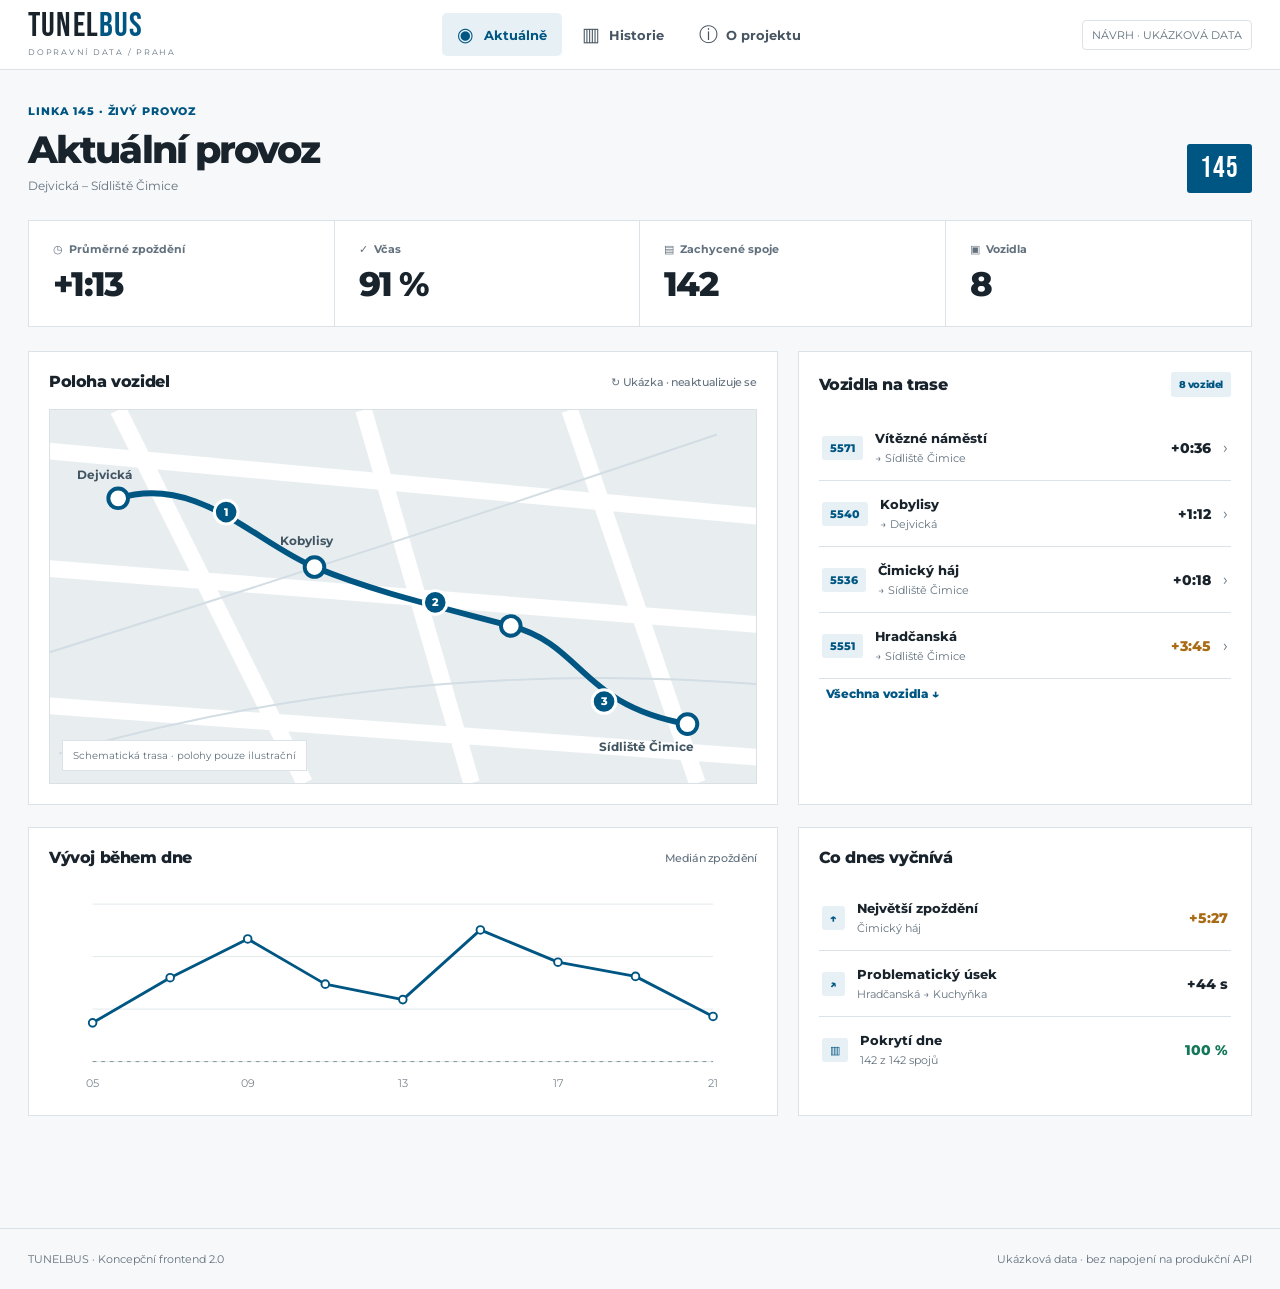
<file: design-preview/index.html>
<!doctype html>
<html lang="cs"><head><meta charset="utf-8"><meta name="viewport" content="width=device-width,initial-scale=1"><meta name="theme-color" content="#005682"><title>Tunelbus — návrh 2.0</title>
<link rel="preconnect" href="https://fonts.googleapis.com"><link rel="preconnect" href="https://fonts.gstatic.com" crossorigin>
<link href="https://fonts.googleapis.com/css2?family=Bebas+Neue&family=Montserrat:wght@400;500;600;700;800&display=swap" rel="stylesheet">
<style>
:root{--blue:#005682;--blue-light:#e6f0f5;--ink:#19232c;--muted:#62717d;--line:#dce3e8;--bg:#f6f8fa;--surface:#fff;--green:#147758;--amber:#a96b15;--red:#bf3434;font-family:Montserrat,Arial,sans-serif;color:var(--ink);background:var(--bg);font-synthesis:none}*{box-sizing:border-box}body{margin:0}button,input,select{font:inherit}button{cursor:pointer}a{color:inherit;text-decoration:none}button:focus-visible,a:focus-visible,input:focus-visible,select:focus-visible{outline:3px solid #5da3c5;outline-offset:3px}
header{height:70px;border-bottom:1px solid var(--line);background:white;position:sticky;top:0;z-index:20}.header-inner{height:100%;max-width:1350px;padding:0 28px;margin:auto;display:flex;align-items:center;justify-content:space-between;gap:24px}.logo{font:34px/.8 'Bebas Neue',Impact,sans-serif;letter-spacing:.035em;white-space:nowrap}.logo b{color:var(--blue);font-weight:normal}.logo small{display:block;color:#62717d;font:8px Montserrat,sans-serif;letter-spacing:.22em;margin-top:7px}.topnav{display:flex;gap:5px;align-items:center}.nav-link{display:inline-flex;align-items:center;gap:9px;padding:12px 15px;border-radius:5px;color:#465561;font-size:13px;font-weight:700}.nav-link.active{background:var(--blue-light);color:var(--blue)}.ico{display:inline-block;width:18px;text-align:center;font:19px Arial;line-height:1}.prototype{font-size:11px;color:#62717d;border:1px solid var(--line);border-radius:4px;padding:7px 9px}
main{max-width:1350px;margin:auto;padding:34px 28px 90px}.page{display:none}.page.active{display:block}.pagehead{display:flex;justify-content:space-between;align-items:flex-end;gap:20px;margin-bottom:27px}.pagehead h1{font-size:clamp(27px,3vw,38px);font-weight:800;letter-spacing:-.05em;margin:0 0 5px}.eyebrow{font-size:11px;font-weight:800;letter-spacing:.08em;color:var(--blue);text-transform:uppercase;margin:0 0 8px}.subtle{font-size:12px;color:var(--muted);margin:0}.route{font:29px 'Bebas Neue',sans-serif;color:white;background:var(--blue);border-radius:3px;padding:7px 13px;letter-spacing:.04em}
.kpis{display:grid;grid-template-columns:repeat(4,1fr);background:white;border:1px solid var(--line);margin-bottom:24px}.kpi{padding:21px 24px;border-right:1px solid var(--line);min-width:0}.kpi:last-child{border:0}.kpi-label{font-size:11px;color:var(--muted);font-weight:700;display:flex;align-items:center;gap:7px}.kpi-val{font-size:clamp(22px,2.9vw,34px);font-weight:800;letter-spacing:-.05em;margin-top:7px}.grid-two{display:grid;grid-template-columns:minmax(0,1.65fr) minmax(270px,1fr);gap:20px;margin-bottom:22px}.panel{background:var(--surface);border:1px solid var(--line);padding:20px;min-width:0}.panel-title{font-size:16px;font-weight:800;letter-spacing:-.025em;margin:0 0 18px;display:flex;justify-content:space-between;align-items:center;gap:12px}.tiny{font-size:11px;color:var(--muted);font-weight:500}.map{height:375px;background-color:#e8edf0;position:relative;overflow:hidden;border:1px solid #dae1e5}.map svg{width:100%;height:100%}.map-legend{position:absolute;bottom:12px;left:12px;font-size:10px;background:white;padding:8px 10px;border:1px solid var(--line);color:var(--muted)}.list{display:flex;flex-direction:column;gap:0}.vehicle,.triprow,.dayrow{width:100%;background:white;border:0;border-bottom:1px solid var(--line);display:flex;align-items:center;gap:12px;text-align:left;padding:15px 3px;color:var(--ink)}.vehicle:hover,.triprow:hover,.dayrow:hover{background:#f5f9fb}.vehicle:last-child,.triprow:last-child,.dayrow:last-child{border:0}.tag{background:var(--blue-light);color:var(--blue);padding:5px 8px;border-radius:3px;font-size:11px;font-weight:800}.grow{flex:1;min-width:0}.primaryline{font-size:13px;font-weight:750;white-space:nowrap;overflow:hidden;text-overflow:ellipsis}.secondaryline{font-size:11px;color:var(--muted);margin-top:5px}.delay{font-size:14px;font-weight:800;white-space:nowrap}.delay.red{color:var(--red)}.delay.amber{color:var(--amber)}.delay.green{color:var(--green)}.btn{border:1px solid var(--line);background:#fff;color:var(--ink);padding:9px 12px;border-radius:4px;font-size:12px;font-weight:700}.btn:hover{border-color:var(--blue);color:var(--blue)}.btn.selected{background:var(--blue);color:#fff;border-color:var(--blue)}.filters{display:flex;align-items:center;flex-wrap:wrap;gap:7px;margin-bottom:20px}.filters .push{margin-left:auto}select,input{border:1px solid var(--line);padding:10px 11px;border-radius:4px;background:#fff;color:var(--ink);font-size:12px;max-width:100%}.chart{width:100%;height:210px;display:block}.axis{font:11px Montserrat,Arial;fill:#7b8790}.chart .line{fill:none;stroke:var(--blue);stroke-width:3;stroke-linejoin:round;stroke-linecap:round}.chart .grid{stroke:#e2e8ec;stroke-width:1}.chart circle{fill:white;stroke:var(--blue);stroke-width:2}.stack{display:grid;grid-template-columns:repeat(2,1fr);gap:20px;margin-bottom:22px}.table-wrap{overflow:auto}.tb{border-collapse:collapse;width:100%;font-size:12px;text-align:left}.tb th{font-size:10px;text-transform:uppercase;letter-spacing:.045em;color:#667581;background:#f8fafb}.tb th,.tb td{border-bottom:1px solid var(--line);padding:12px 10px}.tb tr:last-child td{border-bottom:0}.tb tbody tr:hover{background:#f8fafb}.headingrow{display:flex;align-items:center;justify-content:space-between;margin:30px 0 15px;gap:10px}.headingrow h2{font-size:19px;margin:0;letter-spacing:-.035em}.link{border:0;background:transparent;font-weight:800;color:var(--blue);font-size:12px;padding:7px}.pill{font-size:10px;color:var(--blue);background:var(--blue-light);padding:6px 8px;border-radius:3px}.notice{padding:11px 14px;border-left:3px solid var(--amber);background:#fcf5e9;font-size:11px;color:#75531e;line-height:1.6}.stoprow{display:grid;grid-template-columns:9px minmax(0,1fr) 65px 80px;align-items:center;gap:13px;padding:11px 0;border-bottom:1px solid var(--line);font-size:12px}.stopdot{width:9px;height:9px;border:2px solid var(--blue);border-radius:50%}.stoprow:last-child{border:0}.stopname{font-weight:700}.muted{color:var(--muted)}.footer{display:flex;justify-content:space-between;gap:12px;max-width:1350px;padding:23px 28px;margin:auto;border-top:1px solid var(--line);color:var(--muted);font-size:11px}.about-grid{display:grid;grid-template-columns:repeat(2,1fr);gap:16px}.about-item{padding:24px;background:white;border:1px solid var(--line)}.about-item h2{font-size:16px;margin:0 0 10px}.about-item p{font-size:12px;line-height:1.75;color:var(--muted);margin:0}.bottomnav{display:none}.note{font-size:11px;color:var(--muted);margin:9px 0 0}.separator{height:1px;background:var(--line);margin:8px 0}.empty{font-size:12px;color:var(--muted);padding:15px 0}
@media(max-width:1100px){.header-inner{padding:0 22px}main{padding:26px 22px 90px}.grid-two{grid-template-columns:1fr}.map{height:330px}.kpi{padding:17px}.stack{grid-template-columns:1fr}}
@media(max-width:767px){header{height:60px}.header-inner{padding:0 16px}.logo{font-size:30px}.topnav{display:none}.prototype{font-size:9px}.bottomnav{position:fixed;bottom:0;left:0;right:0;background:#fff;border-top:1px solid var(--line);display:flex;justify-content:space-around;z-index:30;padding:7px 4px max(8px,env(safe-area-inset-bottom))}.bottomnav .nav-link{display:flex;flex-direction:column;align-items:center;gap:3px;padding:7px 14px;font-size:10px}.bottomnav .ico{font-size:20px}main{padding:22px 14px 105px}.pagehead{margin-bottom:20px}.pagehead h1{font-size:26px}.route{font-size:24px}.kpis{grid-template-columns:repeat(2,1fr);margin-bottom:15px}.kpi{padding:15px}.kpi:nth-child(2){border-right:0}.kpi:nth-child(-n+2){border-bottom:1px solid var(--line)}.kpi-val{font-size:25px}.panel{padding:14px}.panel-title{font-size:15px}.map{height:290px}.grid-two{gap:14px}.chart{height:180px}.about-grid{grid-template-columns:1fr}.filters{gap:6px}.filters .push{margin-left:0}.btn{padding:9px}.stoprow{grid-template-columns:9px minmax(0,1fr) 47px 56px;gap:7px;font-size:11px}.footer{padding:20px 14px 90px}.hide-mobile{display:none}.tb{font-size:11px}.tb th,.tb td{padding:12px 7px}}
@media(prefers-reduced-motion:reduce){*{scroll-behavior:auto!important;transition:none!important}}
</style></head>
<body>
<header><div class="header-inner"><a class="logo" href="#live">TUNEL<b>BUS</b><small>DOPRAVNÍ DATA / PRAHA</small></a><nav class="topnav" aria-label="Hlavní navigace"><a href="#live" class="nav-link" data-nav="live"><span class="ico">◉</span> Aktuálně</a><a href="#history" class="nav-link" data-nav="history"><span class="ico">▥</span> Historie</a><a href="#about" class="nav-link" data-nav="about"><span class="ico">ⓘ</span> O projektu</a></nav><span class="prototype">NÁVRH · UKÁZKOVÁ DATA</span></div></header>
<main>
<section id="live" class="page"><div class="pagehead"><div><p class="eyebrow">Linka 145 · Živý provoz</p><h1>Aktuální provoz</h1><p class="subtle">Dejvická – Sídliště Čimice</p></div><span class="route">145</span></div>
<div class="kpis"><div class="kpi"><div class="kpi-label">◷ &nbsp;Průměrné zpoždění</div><div class="kpi-val">+1:13</div></div><div class="kpi"><div class="kpi-label">✓ &nbsp;Včas</div><div class="kpi-val">91 %</div></div><div class="kpi"><div class="kpi-label">▤ &nbsp;Zachycené spoje</div><div class="kpi-val">142</div></div><div class="kpi"><div class="kpi-label">▣ &nbsp;Vozidla</div><div class="kpi-val">8</div></div></div>
<div class="grid-two"><article class="panel"><h2 class="panel-title">Poloha vozidel <span class="tiny">↻ Ukázka · neaktualizuje se</span></h2><div class="map"><svg viewBox="0 0 760 380" preserveAspectRatio="xMidYMid slice" aria-label="Schematická mapa trasy"><rect width="760" height="380" fill="#e8edf0"/><g stroke="white" fill="none" stroke-width="17"><path d="M0 40L760 110M0 160L760 220M0 300L760 355M90 0L280 380M340 0L450 380M550 0L680 380"/></g><g stroke="#d3dde4" fill="none" stroke-width="2"><path d="M10 250 Q360 140 700 25M30 350 Q380 250 750 280"/></g><path d="M90 90 C170 65 230 135 290 160 S415 200 490 220 S560 300 670 320" fill="none" stroke="#005682" stroke-width="6" stroke-linecap="round"/><g fill="white" stroke="#005682" stroke-width="4"><circle cx="90" cy="90" r="10"/><circle cx="290" cy="160" r="10"/><circle cx="490" cy="220" r="10"/><circle cx="670" cy="320" r="10"/></g><g font-family="Montserrat,Arial" font-size="12" font-weight="700" fill="#405461"><text x="48" y="70">Dejvická</text><text x="255" y="138">Kobylisy</text><text x="580" y="347">Sídliště Čimice</text></g><g fill="#005682" stroke="white" stroke-width="3"><circle cx="200" cy="104" r="12"/><circle cx="413" cy="196" r="12"/><circle cx="585" cy="297" r="12"/></g><g fill="white" font-family="Montserrat" font-size="11" font-weight="800" text-anchor="middle"><text x="200" y="108">1</text><text x="413" y="200">2</text><text x="585" y="301">3</text></g></svg><span class="map-legend">Schematická trasa · polohy pouze ilustrační</span></div></article>
<article class="panel"><h2 class="panel-title">Vozidla na trase <span class="pill">8 vozidel</span></h2><div class="list" id="vehicles"></div><button class="link" onclick="document.getElementById('vehicles').classList.toggle('all');this.textContent=this.textContent.includes('Všech')?'Zobrazit méně':'Všechna vozidla ↓'">Všechna vozidla ↓</button></article></div>
<div class="grid-two"><article class="panel"><h2 class="panel-title">Vývoj během dne <span class="tiny">Medián zpoždění</span></h2><div id="live-chart"></div></article><article class="panel"><h2 class="panel-title">Co dnes vyčnívá</h2><div class="list"><div class="vehicle"><span class="tag">↑</span><div class="grow"><div class="primaryline">Největší zpoždění</div><div class="secondaryline">Čimický háj</div></div><b class="delay amber">+5:27</b></div><div class="vehicle"><span class="tag">↗</span><div class="grow"><div class="primaryline">Problematický úsek</div><div class="secondaryline">Hradčanská → Kuchyňka</div></div><b class="delay">+44 s</b></div><div class="vehicle"><span class="tag">▥</span><div class="grow"><div class="primaryline">Pokrytí dne</div><div class="secondaryline">142 z 142 spojů</div></div><b class="delay green">100 %</b></div></div></article></div>
</section>
<section id="history" class="page"><div class="pagehead"><div><p class="eyebrow">Dlouhodobá analytika</p><h1>Historie</h1></div></div><div class="filters"><button class="btn period" data-period="7">7 dní</button><button class="btn period selected" data-period="30">30 dní</button><button class="btn period" data-period="90">90 dní</button><select id="daytype" aria-label="Typ dne"><option>Všechny dny</option><option>Pracovní dny</option><option>Víkendy</option></select><select aria-label="Směr"><option>Oba směry</option><option>Směr Dejvická</option><option>Směr Čimice</option></select></div>
<div class="kpis"><div class="kpi"><div class="kpi-label">Průměr</div><div class="kpi-val">+1:13</div></div><div class="kpi"><div class="kpi-label">Medián</div><div class="kpi-val">+0:58</div></div><div class="kpi"><div class="kpi-label">P90</div><div class="kpi-val">+3:12</div></div><div class="kpi"><div class="kpi-label">Včasnost</div><div class="kpi-val">88 %</div></div></div>
<div class="stack"><article class="panel"><h2 class="panel-title">Vývoj po dnech</h2><div id="history-chart"></div></article><article class="panel"><h2 class="panel-title">Průběh podle hodiny</h2><div id="hour-chart"></div></article></div>
<article class="panel"><h2 class="panel-title">Jednotlivé dny <span class="tiny">Otevřít detail →</span></h2><div id="days"></div></article>
</section>
<section id="day" class="page"><div class="pagehead"><div><p class="eyebrow"><a href="#history">← Historie</a> · Sobota</p><h1>7. listopadu 2026</h1></div><button class="btn" id="export-btn">↓ Export dat</button></div>
<div class="kpis"><div class="kpi"><div class="kpi-label">Průměr</div><div class="kpi-val">+1:13</div></div><div class="kpi"><div class="kpi-label">Medián</div><div class="kpi-val">+0:50</div></div><div class="kpi"><div class="kpi-label">P90</div><div class="kpi-val">+2:42</div></div><div class="kpi"><div class="kpi-label">Pokrytí</div><div class="kpi-val">100 %</div></div></div>
<div class="stack"><article class="panel"><h2 class="panel-title">Zpoždění podle hodiny</h2><div id="day-chart"></div></article><article class="panel"><h2 class="panel-title">Problematické úseky</h2><div class="list"><div class="vehicle"><div class="grow"><div class="primaryline">Dejvická → Vítězné náměstí</div><div class="secondaryline">68 měřených průjezdů</div></div><b class="delay">+74 s</b></div><div class="vehicle"><div class="grow"><div class="primaryline">Hradčanská → Kuchyňka</div><div class="secondaryline">68 měřených průjezdů</div></div><b class="delay">+44 s</b></div><div class="vehicle"><div class="grow"><div class="primaryline">Okrouhlická → Kobylisy</div><div class="secondaryline">68 měřených průjezdů</div></div><b class="delay">+30 s</b></div></div></article></div>
<article class="panel"><h2 class="panel-title">Spoje <span class="tiny">Ukázkové řádky</span></h2><div class="filters"><input id="trip-filter" placeholder="⌕ Čas, směr nebo vůz" aria-label="Filtrovat spoje"><select aria-label="Řazení"><option>Podle odjezdu</option><option>Podle zpoždění</option></select></div><div id="trips"></div></article>
</section>
<section id="trip" class="page"><div class="pagehead"><div><p class="eyebrow"><a href="#day">← 7. 11. 2026</a> · Vůz #5571</p><h1>07:50 → Sídliště Čimice</h1></div><span class="route">145</span></div>
<div class="kpis"><div class="kpi"><div class="kpi-label">Typické zpoždění</div><div class="kpi-val">+0:41</div></div><div class="kpi"><div class="kpi-label">Maximum po odjezdu</div><div class="kpi-val">+1:41</div></div><div class="kpi"><div class="kpi-label">Poslední měření</div><div class="kpi-val">−0:07</div></div><div class="kpi"><div class="kpi-label">Zachycené zastávky</div><div class="kpi-val">16/17</div></div></div>
<div class="grid-two"><article class="panel"><h2 class="panel-title">Průběh zpoždění</h2><div id="trip-chart"></div><p class="notice">Dejvická: vozidlo bylo zachyceno při čekání před odjezdem. Hodnota −19:57 není potvrzeným předjetím; původní záznam zůstává dostupný.</p><button class="btn" id="raw-toggle" aria-expanded="false">▤ Zobrazit raw pozorování</button><div id="raw-info" hidden><div class="separator"></div><p class="note">07:31:24 — delay_actual −19:25 · last_stop_departure −19:57</p><p class="note">07:49:52 — delay_actual 0:00 · last_stop_departure −19:57</p><p class="note">07:50:52 — delay_actual +0:18 · last_stop_departure −19:57</p><p class="note">07:51:53 — delay_actual +0:43 · last_stop_departure +0:36</p><p class="note">V produkčním detailu bude úplný seznam všech raw pozorování.</p></div></article>
<article class="panel"><h2 class="panel-title">Zastávky <span class="tiny">Plán · zpoždění</span></h2><div id="stops"></div></article></div>
</section>
<section id="about" class="page"><div class="pagehead"><div><p class="eyebrow">Metodika a transparentnost</p><h1>O projektu</h1></div></div><div class="about-grid"><div class="about-item"><h2>▣ Co je Tunelbus</h2><p>Nezávislý datový projekt sledující provoz linky 145 mezi Dejvickou a Sídlištěm Čimice.</p></div><div class="about-item"><h2>▥ Zdroje dat</h2><p>Jízdní řády PID GTFS a průběžná realtime pozorování Golemio. Původní měření jsou archivována.</p></div><div class="about-item"><h2>◷ Metodika</h2><p>Včas: zpoždění menší než 180 sekund. Souhrny používají reprezentativní hodnoty spojů. Neúplná a sporná měření musí být zřetelně označena.</p></div><div class="about-item"><h2>✉ Kontakt</h2><p>Projekt provozuje Anlex.<br><a href="mailto:mail@anlex.cz" style="color:#005682;font-weight:700">mail@anlex.cz</a></p></div></div></section>
</main>
<footer class="footer"><span>TUNELBUS · Koncepční frontend 2.0</span><span>Ukázková data · bez napojení na produkční API</span></footer>
<nav class="bottomnav" aria-label="Mobilní navigace"><a href="#live" class="nav-link" data-nav="live"><span class="ico">◉</span>Aktuálně</a><a href="#history" class="nav-link" data-nav="history"><span class="ico">▥</span>Historie</a><a href="#about" class="nav-link" data-nav="about"><span class="ico">ⓘ</span>Info</a></nav>
<script>
const vehicles=[['5571','Vítězné náměstí','Sídliště Čimice','+0:36'],['5540','Kobylisy','Dejvická','+1:12'],['5536','Čimický háj','Sídliště Čimice','+0:18'],['5551','Hradčanská','Sídliště Čimice','+3:45'],['5546','Písečná','Dejvická','+0:41'],['5569','Okrouhlická','Dejvická','+2:15'],['5573','Čimice','Sídliště Čimice','+0:22'],['5541','Kuchyňka','Dejvická','+0:59']];
document.getElementById('vehicles').innerHTML=vehicles.map((v,i)=>'<a class="vehicle" href="#trip" style="'+(i>3?'display:none':'')+'" data-extra="'+(i>3?'yes':'no')+'"><span class="tag">'+v[0]+'</span><span class="grow"><div class="primaryline">'+v[1]+'</div><div class="secondaryline">→ '+v[2]+'</div></span><span class="delay '+(v[3].startsWith('+3')?'amber':'')+'">'+v[3]+'</span><span class="muted">›</span></a>').join('');
const sheet=document.createElement('style');sheet.textContent='#vehicles.all .vehicle[data-extra="yes"]{display:flex!important}';document.head.appendChild(sheet);
const days=[['Sobota 7. 11.','+0:50','91 %'],['Pátek 6. 11.','+1:32','84 %'],['Čtvrtek 5. 11.','+0:59','89 %'],['Středa 4. 11.','+1:21','83 %'],['Úterý 3. 11.','+1:14','87 %']];
document.getElementById('days').innerHTML=days.map(d=>'<a href="#day" class="dayrow"><span class="grow"><div class="primaryline">'+d[0]+'</div><div class="secondaryline">Včas '+d[2]+'</div></span><b class="delay">'+d[1]+'</b><span class="muted">›</span></a>').join('');
const trips=[['07:50','Sídliště Čimice','5571','+0:41'],['08:01','Dejvická','5546','+0:02'],['09:21','Sídliště Čimice','5569','+3:47'],['10:36','Sídliště Čimice','5551','+0:27'],['11:51','Sídliště Čimice','5540','+2:10']];
function renderTrips(){const f=document.getElementById('trip-filter').value.toLowerCase();document.getElementById('trips').innerHTML=trips.filter(t=>t.some(v=>v.toLowerCase().includes(f))).map(t=>'<a class="triprow" href="#trip"><b style="min-width:50px">'+t[0]+'</b><span class="grow"><div class="primaryline">'+t[1]+'</div><div class="secondaryline">Vůz #'+t[2]+'</div></span><b class="delay '+(t[3].startsWith('+3')?'amber':'')+'">'+t[3]+'</b><span class="muted">›</span></a>').join('')||'<p class="empty">Žádné odpovídající spoje</p>'}document.getElementById('trip-filter').addEventListener('input',renderTrips);renderTrips();
const stopData=[['Dejvická','07:50',null],['Vítězné náměstí','07:51',36],['Hradčanská','07:54',58],['Kuchyňka','08:00',97],['Vychovatelna','08:02',85],['Okrouhlická','08:04',101],['Kobylisy','08:06',93],['Kobylisy','08:08',23],['Služská','08:09',46],['Písečná','08:10',57],['Čimický háj','08:11',53],['Podhajská pole','08:13',7],['Řepínská','08:14',22],['Libeňská','08:15',13],['Čimice','08:16',6],['Sídliště Čimice','08:17',-7],['Sídliště Čimice','08:19',null]];
function fmt(n){if(n===null)return '—';return (n<0?'−':'+')+Math.floor(Math.abs(n)/60)+':'+String(Math.abs(n)%60).padStart(2,'0')}
document.getElementById('stops').innerHTML=stopData.map(s=>'<div class="stoprow"><span class="stopdot"></span><span class="stopname">'+s[0]+'</span><span class="muted">'+s[1]+'</span><b class="'+(s[2]===null?'muted':'')+'">'+fmt(s[2])+'</b></div>').join('');
function chart(el,values,labels,zero){const width=680,height=220,left=15,right=15,top=20,bottom=35;const min=zero?Math.min(0,...values):Math.min(...values)-15,max=Math.max(...values)+20;const dx=(width-left-right)/Math.max(values.length-1,1);const y=v=>top+(max-v)/(max-min)*(height-top-bottom);let svg='<svg class="chart" viewBox="0 0 '+width+' '+height+'" role="img" aria-label="Graf zpoždění">';for(let i=0;i<4;i++){let yy=top+i*(height-top-bottom)/3;svg+='<line class="grid" x1="'+left+'" x2="'+(width-right)+'" y1="'+yy+'" y2="'+yy+'"/>'}if(zero){let yy=y(0);svg+='<line x1="'+left+'" x2="'+(width-right)+'" y1="'+yy+'" y2="'+yy+'" stroke="#80909a" stroke-dasharray="4 5"/>'}svg+='<polyline class="line" points="'+values.map((v,i)=>(left+i*dx)+','+y(v)).join(' ')+'"/>';values.forEach((v,i)=>{svg+='<circle cx="'+(left+i*dx)+'" cy="'+y(v)+'" r="4"><title>'+labels[i]+': '+fmt(v)+'</title></circle>'});const step=Math.max(1,Math.ceil(labels.length/7));labels.forEach((s,i)=>{if(i%step===0||i===labels.length-1)svg+='<text class="axis" x="'+(left+i*dx)+'" y="'+(height-8)+'" text-anchor="middle">'+s+'</text>'});svg+='</svg>';document.getElementById(el).innerHTML=svg}
chart('live-chart',[30,65,95,60,48,102,77,66,35],['05','07','09','11','13','15','17','19','21'],true);
chart('history-chart',[46,68,74,81,59,92,50],['1.11.','2.11.','3.11.','4.11.','5.11.','6.11.','7.11.'],true);
chart('hour-chart',[32,115,97,66,54,119,132,47,25],['05','07','09','11','13','15','17','19','21'],true);
chart('day-chart',[25,63,78,71,93,57,43,32,17],['05','07','09','11','13','15','17','19','21'],true);
chart('trip-chart',stopData.filter(s=>s[2]!==null).map(s=>s[2]),stopData.filter(s=>s[2]!==null).map(s=>s[1]),true);
document.querySelectorAll('.period').forEach(b=>b.addEventListener('click',()=>{document.querySelectorAll('.period').forEach(x=>x.classList.remove('selected'));b.classList.add('selected')}));
document.getElementById('raw-toggle').addEventListener('click',e=>{const el=document.getElementById('raw-info');el.hidden=!el.hidden;e.currentTarget.setAttribute('aria-expanded',String(!el.hidden));e.currentTarget.textContent=el.hidden?'▤ Zobrazit raw pozorování':'▤ Skrýt raw pozorování'});
document.getElementById('export-btn').addEventListener('click',()=>{const blob=new Blob(['Datum;Spoj;Vuz;Odchylka\n'+trips.map(t=>['2026-11-07',t[0],t[2],t[3]].join(';')).join('\n')],{type:'text/csv;charset=utf-8'});const a=document.createElement('a');a.href=URL.createObjectURL(blob);a.download='tunelbus-preview.csv';a.click();setTimeout(()=>URL.revokeObjectURL(a.href),2000)});
function navigate(){const id=location.hash.slice(1)||'live';const chosen=document.getElementById(id)?.classList.contains('page')?id:'live';document.querySelectorAll('.page').forEach(p=>p.classList.toggle('active',p.id===chosen));document.querySelectorAll('[data-nav]').forEach(a=>a.classList.toggle('active',a.dataset.nav===(chosen==='day'||chosen==='trip'?'history':chosen)));window.scrollTo(0,0);document.title=({live:'Aktuální provoz',history:'Historie',day:'Detail dne',trip:'Detail spoje',about:'O projektu'})[chosen]+' | Tunelbus — návrh'}
window.addEventListener('hashchange',navigate);navigate();
</script></body></html>
</file>
